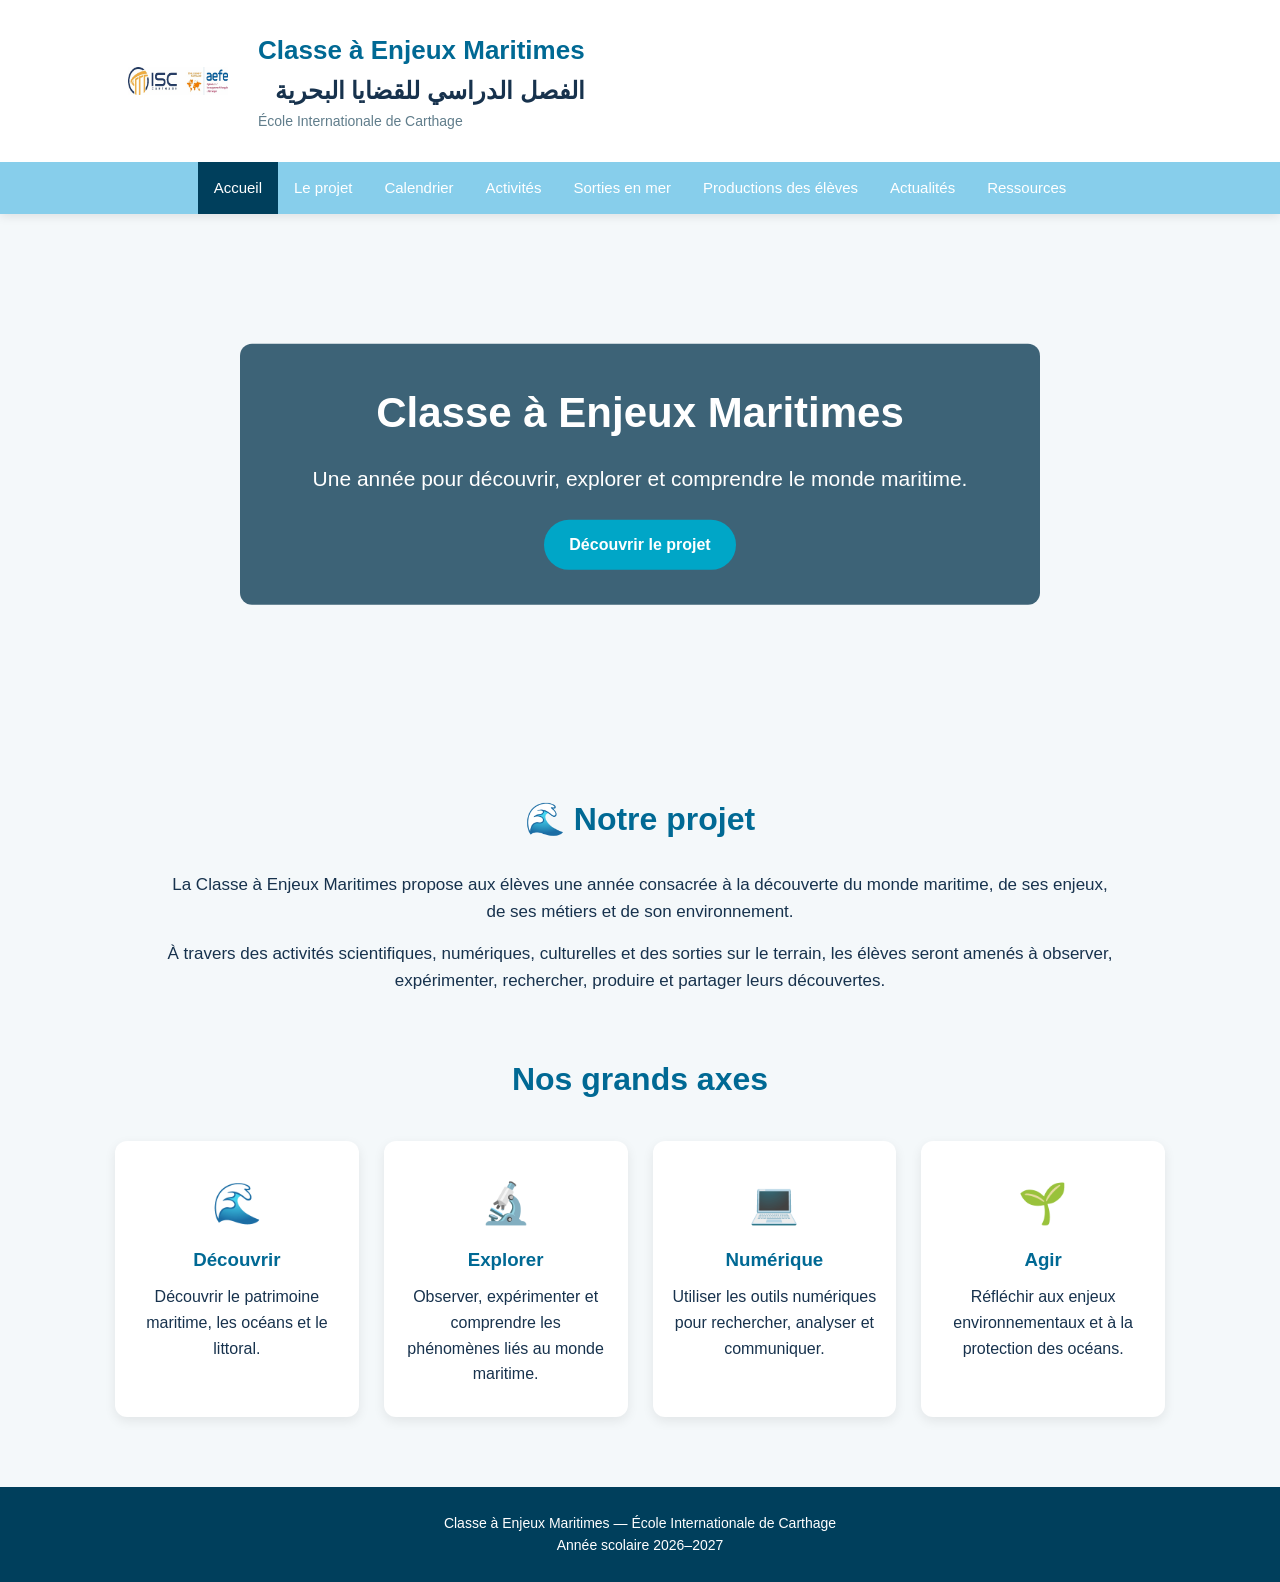
<file: index.html>
<!DOCTYPE html>
<html lang="fr">

<head>
    <meta charset="UTF-8">
    <meta name="viewport" content="width=device-width, initial-scale=1.0">

    <title>Classe à Enjeux Maritimes | ISC</title>

    <link rel="stylesheet" href="css/style.css">
</head>

<body>

    <!-- =========================
         BARRE DE NAVIGATION
    ========================== -->

    <header>

        <div class="logo-titre">

            <!-- Logo de l'école -->
            <img src="images/logo.png" alt="Logo de l'École Internationale de Carthage">

            <div>
                <h1>Classe à Enjeux Maritimes</h1>

                <h2 dir="rtl" lang="ar">
                الفصل الدراسي للقضايا البحرية
                </h2>

                <p>École Internationale de Carthage</p>
            </div>

        </div>


        <nav>

            <a href="index.html" class="active">Accueil</a>

            <a href="projet.html">Le projet</a>

            <a href="calendrier.html">Calendrier</a>

            <a href="activites.html">Activités</a>

            <a href="sorties.html">Sorties en mer</a>

            <a href="productions.html">Productions des élèves</a>

            <a href="actualites.html">Actualités</a>

            <a href="ressources.html">Ressources</a>

        </nav>

    </header>


    <!-- =========================
         PAGE D'ACCUEIL
    ========================== -->

    <main>

        <!-- Grande image d'accueil -->

        <section class="hero">

            

            <div class="hero-texte">

                <h2>Classe à Enjeux Maritimes</h2>

                <p>
                    Une année pour découvrir, explorer et comprendre
                    le monde maritime.
                </p>

                <a href="projet.html" class="bouton">
                    Découvrir le projet
                </a>

            </div>

        </section>


        <!-- Présentation -->

        <section class="presentation">

            <h2>🌊 Notre projet</h2>

            <p>
                La Classe à Enjeux Maritimes propose aux élèves une année
                consacrée à la découverte du monde maritime, de ses enjeux,
                de ses métiers et de son environnement.
            </p>

            <p>
                À travers des activités scientifiques, numériques,
                culturelles et des sorties sur le terrain, les élèves
                seront amenés à observer, expérimenter, rechercher,
                produire et partager leurs découvertes.
            </p>

        </section>


        <!-- Les grands axes -->

        <section class="axes">

            <h2>Nos grands axes</h2>

            <div class="cartes">

                <div class="carte">

                    <div class="icone">🌊</div>

                    <h3>Découvrir</h3>

                    <p>
                        Découvrir le patrimoine maritime,
                        les océans et le littoral.
                    </p>

                </div>


                <div class="carte">

                    <div class="icone">🔬</div>

                    <h3>Explorer</h3>

                    <p>
                        Observer, expérimenter et comprendre
                        les phénomènes liés au monde maritime.
                    </p>

                </div>


                <div class="carte">

                    <div class="icone">💻</div>

                    <h3>Numérique</h3>

                    <p>
                        Utiliser les outils numériques pour
                        rechercher, analyser et communiquer.
                    </p>

                </div>


                <div class="carte">

                    <div class="icone">🌱</div>

                    <h3>Agir</h3>

                    <p>
                        Réfléchir aux enjeux environnementaux
                        et à la protection des océans.
                    </p>

                </div>

            </div>

        </section>

    </main>


    <!-- =========================
         PIED DE PAGE
    ========================== -->

    <footer>

        <p>
            Classe à Enjeux Maritimes — École Internationale de Carthage
        </p>

        <p>
            Année scolaire 2026–2027
        </p>

    </footer>


</body>

</html>
</file>
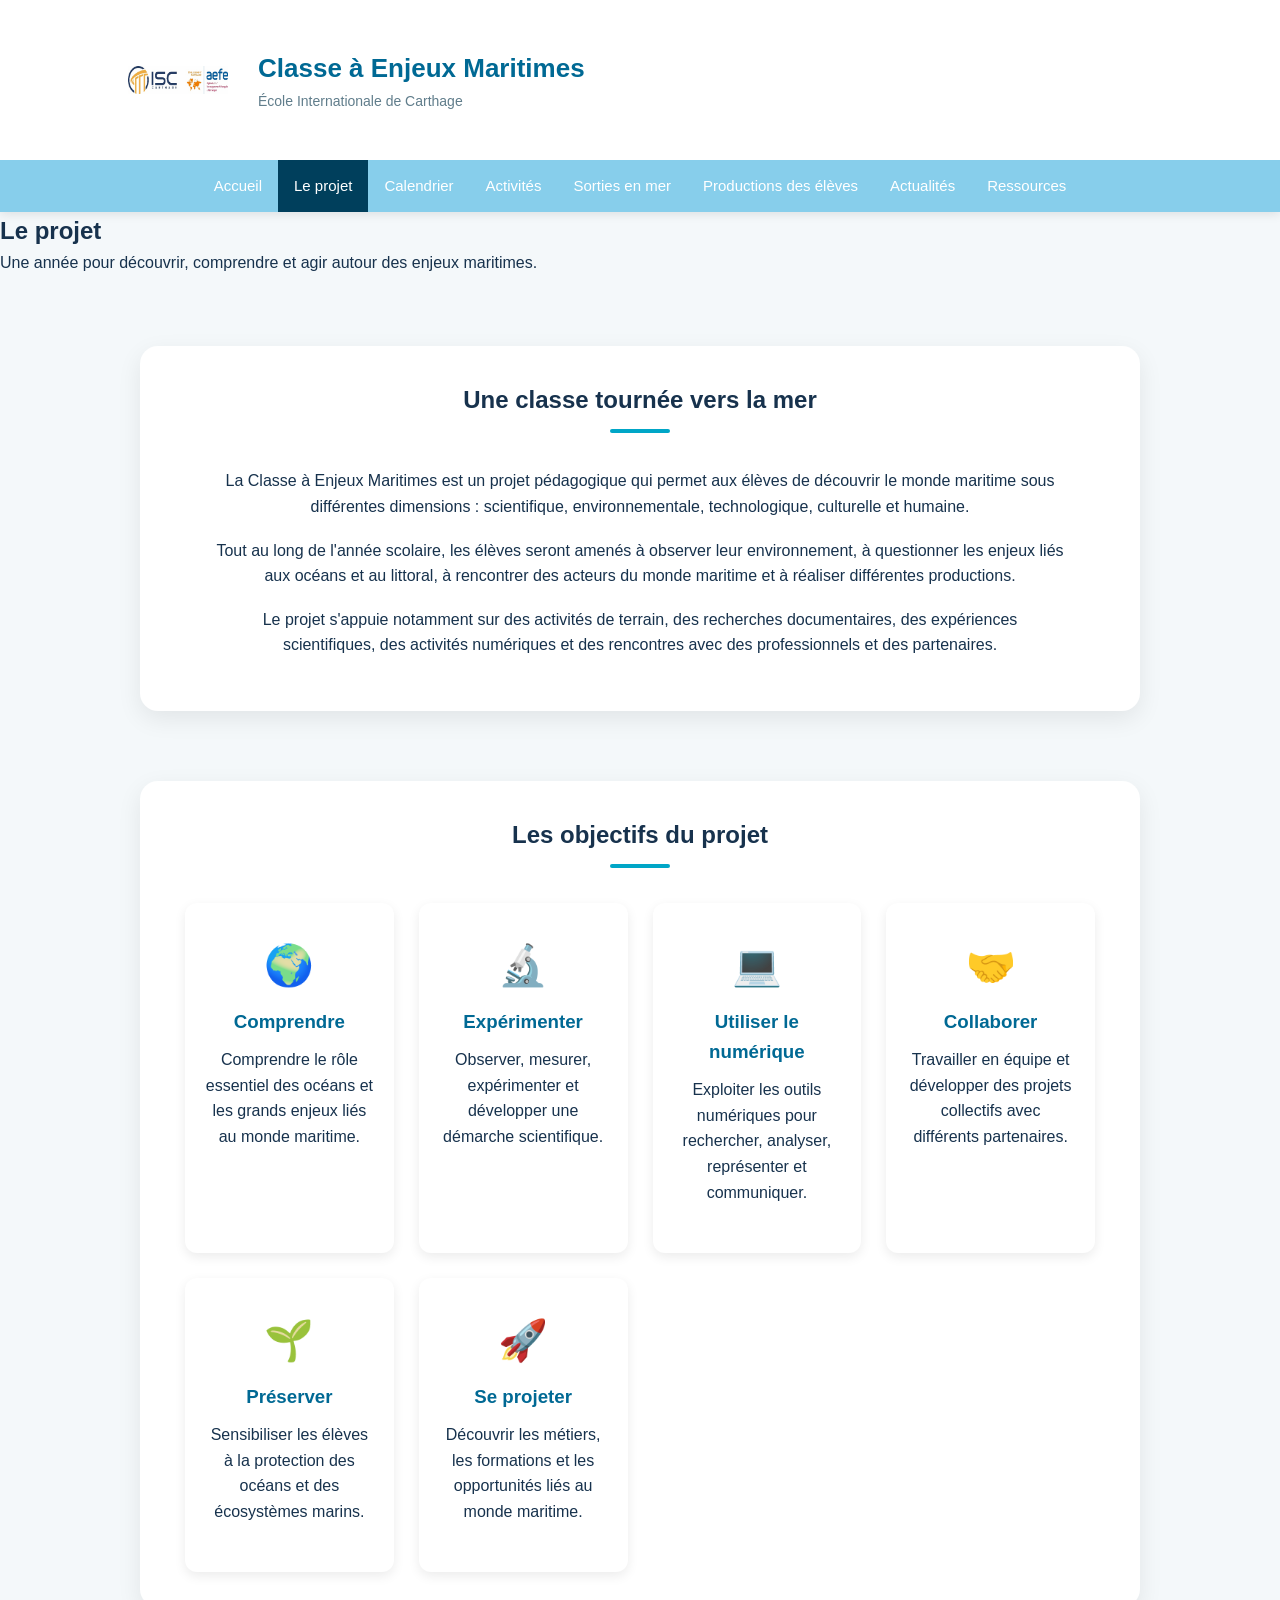
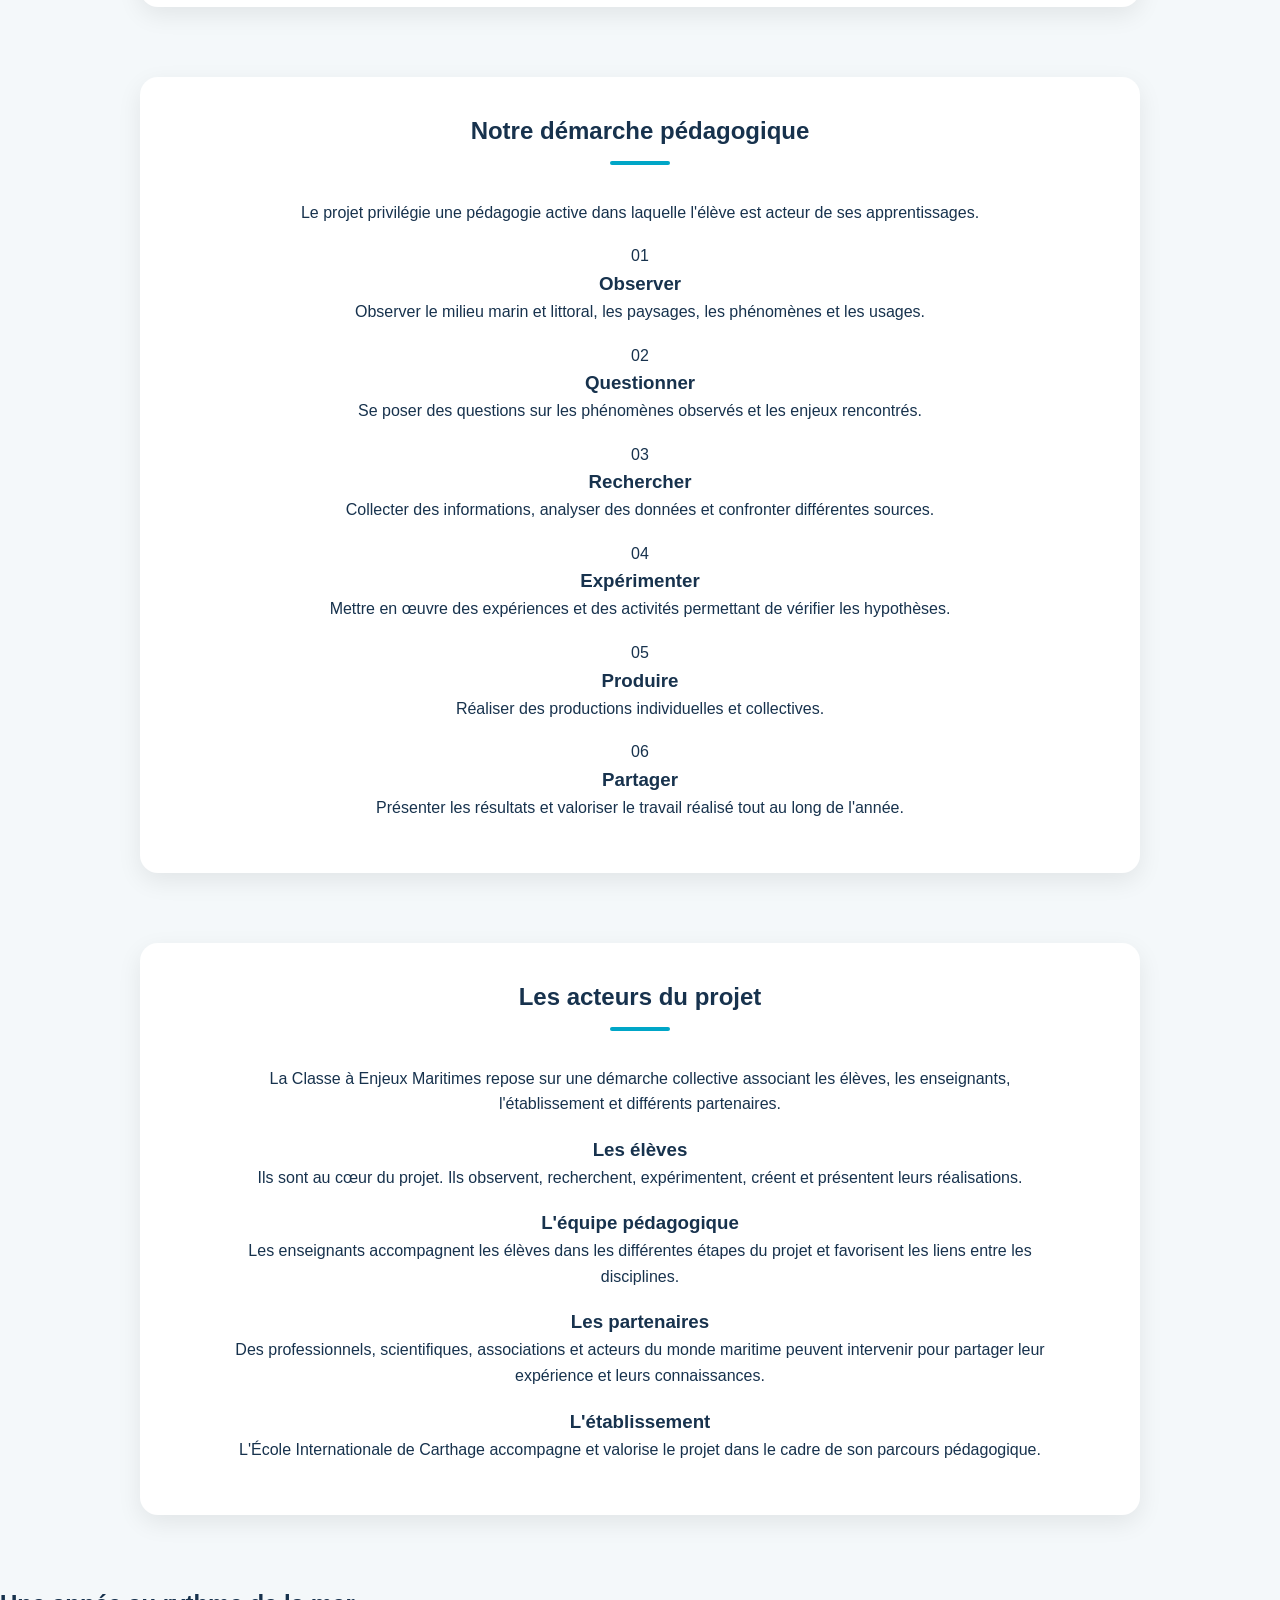
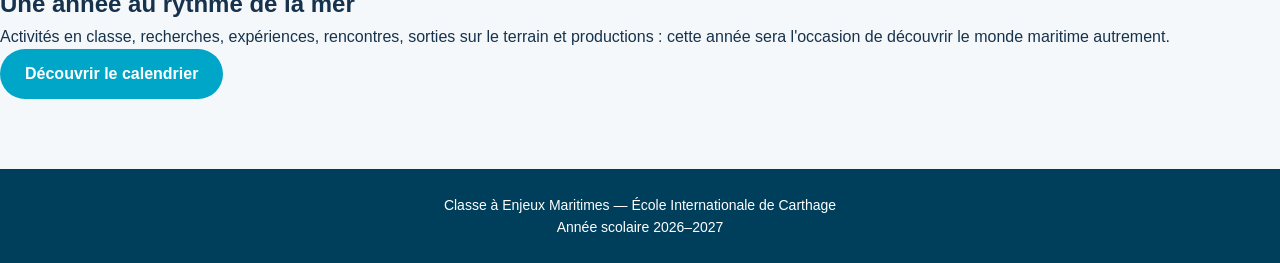
<file: projet.html>
<!DOCTYPE html>
<html lang="fr">

<head>

    <meta charset="UTF-8">

    <meta name="viewport" content="width=device-width, initial-scale=1.0">

    <title>Le projet | Classe à Enjeux Maritimes</title>

    <link rel="stylesheet" href="css/style.css">

</head>


<body>


    <!-- =========================
         EN-TÊTE
    ========================== -->

    <header>

        <div class="logo-titre">

            <img
                src="images/logo.png"
                alt="Logo de l'École Internationale de Carthage"
            >

            <div>

                <h1>Classe à Enjeux Maritimes</h1>

                <p>École Internationale de Carthage</p>

            </div>

        </div>


        <!-- =========================
             NAVIGATION
        ========================== -->

        <nav>

            <a href="index.html">
                Accueil
            </a>

            <a href="projet.html" class="active">
                Le projet
            </a>

            <a href="calendrier.html">
                Calendrier
            </a>

            <a href="activites.html">
                Activités
            </a>

            <a href="sorties.html">
                Sorties en mer
            </a>

            <a href="productions.html">
                Productions des élèves
            </a>

            <a href="actualites.html">
                Actualités
            </a>

            <a href="ressources.html">
                Ressources
            </a>

        </nav>

    </header>



    <!-- =========================
         CONTENU PRINCIPAL
    ========================== -->

    <main>


        <!-- BANNIÈRE -->

        <section >

            <h2> Le projet</h2>

            <p>
                Une année pour découvrir, comprendre et agir
                autour des enjeux maritimes.
            </p>

        </section>



        <!-- PRÉSENTATION -->

        <section class="contenu-section">

            <h2> Une classe tournée vers la mer</h2>

            <p>
                La Classe à Enjeux Maritimes est un projet pédagogique
                qui permet aux élèves de découvrir le monde maritime
                sous différentes dimensions : scientifique, environnementale,
                technologique, culturelle et humaine.
            </p>

            <p>
                Tout au long de l'année scolaire, les élèves seront amenés
                à observer leur environnement, à questionner les enjeux
                liés aux océans et au littoral, à rencontrer des acteurs
                du monde maritime et à réaliser différentes productions.
            </p>

            <p>
                Le projet s'appuie notamment sur des activités de terrain,
                des recherches documentaires, des expériences scientifiques,
                des activités numériques et des rencontres avec des
                professionnels et des partenaires.
            </p>

        </section>



        <!-- OBJECTIFS -->

        <section class="contenu-section">

            <h2> Les objectifs du projet</h2>


            <div class="cartes projet-cartes">


                <div class="carte">

                    <div class="icone">🌍</div>

                    <h3>Comprendre</h3>

                    <p>
                        Comprendre le rôle essentiel des océans
                        et les grands enjeux liés au monde maritime.
                    </p>

                </div>



                <div class="carte">

                    <div class="icone">🔬</div>

                    <h3>Expérimenter</h3>

                    <p>
                        Observer, mesurer, expérimenter et développer
                        une démarche scientifique.
                    </p>

                </div>



                <div class="carte">

                    <div class="icone">💻</div>

                    <h3>Utiliser le numérique</h3>

                    <p>
                        Exploiter les outils numériques pour rechercher,
                        analyser, représenter et communiquer.
                    </p>

                </div>



                <div class="carte">

                    <div class="icone">🤝</div>

                    <h3>Collaborer</h3>

                    <p>
                        Travailler en équipe et développer des projets
                        collectifs avec différents partenaires.
                    </p>

                </div>



                <div class="carte">

                    <div class="icone">🌱</div>

                    <h3>Préserver</h3>

                    <p>
                        Sensibiliser les élèves à la protection
                        des océans et des écosystèmes marins.
                    </p>

                </div>



                <div class="carte">

                    <div class="icone">🚀</div>

                    <h3>Se projeter</h3>

                    <p>
                        Découvrir les métiers, les formations et
                        les opportunités liés au monde maritime.
                    </p>

                </div>

            </div>

        </section>



        <!-- DÉMARCHE -->

        <section class="contenu-section fond-clair">

            <h2> Notre démarche pédagogique</h2>

            <p>
                Le projet privilégie une pédagogie active dans laquelle
                l'élève est acteur de ses apprentissages.
            </p>


            <div class="etapes">


                <div class="etape">

                    <span>01</span>

                    <div>

                        <h3>Observer</h3>

                        <p>
                            Observer le milieu marin et littoral,
                            les paysages, les phénomènes et les usages.
                        </p>

                    </div>

                </div>



                <div class="etape">

                    <span>02</span>

                    <div>

                        <h3>Questionner</h3>

                        <p>
                            Se poser des questions sur les phénomènes
                            observés et les enjeux rencontrés.
                        </p>

                    </div>

                </div>



                <div class="etape">

                    <span>03</span>

                    <div>

                        <h3>Rechercher</h3>

                        <p>
                            Collecter des informations, analyser des
                            données et confronter différentes sources.
                        </p>

                    </div>

                </div>



                <div class="etape">

                    <span>04</span>

                    <div>

                        <h3>Expérimenter</h3>

                        <p>
                            Mettre en œuvre des expériences et des
                            activités permettant de vérifier les hypothèses.
                        </p>

                    </div>

                </div>



                <div class="etape">

                    <span>05</span>

                    <div>

                        <h3>Produire</h3>

                        <p>
                            Réaliser des productions individuelles
                            et collectives.
                        </p>

                    </div>

                </div>



                <div class="etape">

                    <span>06</span>

                    <div>

                        <h3>Partager</h3>

                        <p>
                            Présenter les résultats et valoriser
                            le travail réalisé tout au long de l'année.
                        </p>

                    </div>

                </div>

            </div>

        </section>



        <!-- ACTEURS -->

        <section class="contenu-section">

            <h2> Les acteurs du projet</h2>

            <p>
                La Classe à Enjeux Maritimes repose sur une démarche
                collective associant les élèves, les enseignants,
                l'établissement et différents partenaires.
            </p>


            <div class="acteurs">


                <div>

                    <h3> Les élèves</h3>

                    <p>
                        Ils sont au cœur du projet. Ils observent,
                        recherchent, expérimentent, créent et présentent
                        leurs réalisations.
                    </p>

                </div>



                <div>

                    <h3> L'équipe pédagogique</h3>

                    <p>
                        Les enseignants accompagnent les élèves dans
                        les différentes étapes du projet et favorisent
                        les liens entre les disciplines.
                    </p>

                </div>



                <div>

                    <h3> Les partenaires</h3>

                    <p>
                        Des professionnels, scientifiques, associations
                        et acteurs du monde maritime peuvent intervenir
                        pour partager leur expérience et leurs connaissances.
                    </p>

                </div>



                <div>

                    <h3> L'établissement</h3>

                    <p>
                        L'École Internationale de Carthage accompagne
                        et valorise le projet dans le cadre de son
                        parcours pédagogique.
                    </p>

                </div>

            </div>

        </section>



        <!-- UNE ANNÉE -->

        <section class="appel-action">

            <h2> Une année au rythme de la mer</h2>

            <p>
                Activités en classe, recherches, expériences,
                rencontres, sorties sur le terrain et productions :
                cette année sera l'occasion de découvrir le monde
                maritime autrement.
            </p>

            <a href="calendrier.html" class="bouton">
                Découvrir le calendrier
            </a>

        </section>


    </main>



    <!-- =========================
         PIED DE PAGE
    ========================== -->

    <footer>

        <p>
            Classe à Enjeux Maritimes — École Internationale de Carthage
        </p>

        <p>
            Année scolaire 2026–2027
        </p>

    </footer>


</body>

</html>
</file>
<file: css/style.css>
/* =================================
   STYLE GÉNÉRAL
================================= */

* {
    margin: 0;
    padding: 0;
    box-sizing: border-box;
}

body {
    font-family: Arial, Helvetica, sans-serif;
    background-color: #f4f8fa;
    color: #17324d;
    line-height: 1.6;
}


/* =================================
   BARRE DE NAVIGATION
================================= */

header {
    background-color: #ffffff;
    box-shadow: 0 2px 10px rgba(0, 0, 0, 0.10);
    position: sticky;
    top: 0;
    z-index: 1000;
}


/* Logo + titre */

.logo-titre {
    display: flex;
    align-items: center;
    padding: 30px 10%;
    gap: 30px;
}

.logo-titre img {
    width: 100px;
    height: 100px;
    object-fit: contain;
}

.logo-titre h1 {
    color: #006994;
    font-size: 26px;
}

.logo-titre p {
    color: #607d8b;
    font-size: 14px;
}


/* Menu */

nav {
    display: flex;
    justify-content: center;
    flex-wrap: wrap;
    background-color: #87CEEB;
}

nav a {
    color: white;
    text-decoration: none;
    padding: 14px 16px;
    font-size: 15px;
    transition: 0.3s;
}

nav a:hover {
    background-color: #004d70;
}

nav a.active {
    background-color: #003f5c;
}


/* =================================
   GRANDE IMAGE D'ACCUEIL
================================= */

.hero {
    position: relative;
    height: 520px;
    overflow: hidden;
}

.photo-accueil {
    width: 100%;
    height: 100%;
    object-fit: cover;
    display: block;
}


/* Texte placé sur la photo */

.hero-texte {
    position: absolute;
    top: 50%;
    left: 50%;
    transform: translate(-50%, -50%);

    text-align: center;

    background-color: rgba(0, 50, 75, 0.75);

    color: white;

    padding: 35px 50px;

    border-radius: 12px;

    width: 70%;
    max-width: 800px;
}

.hero-texte h2 {
    font-size: 42px;
    margin-bottom: 15px;
}

.hero-texte p {
    font-size: 21px;
    margin-bottom: 25px;
}


/* Bouton */

.bouton {
    display: inline-block;

    background-color: #00a6c7;

    color: white;

    text-decoration: none;

    padding: 12px 25px;

    border-radius: 25px;

    font-weight: bold;

    transition: 0.3s;
}

.bouton:hover {
    background-color: #007f9b;
}


/* =================================
   PRÉSENTATION
================================= */

.presentation {
    max-width: 1000px;
    margin: 60px auto;
    padding: 0 25px;
    text-align: center;
}

.presentation h2 {
    color: #006994;
    font-size: 32px;
    margin-bottom: 25px;
}

.presentation p {
    margin-bottom: 15px;
    font-size: 17px;
}


/* =================================
   AXES DU PROJET
================================= */

.axes {
    max-width: 1100px;
    margin: 60px auto;
    padding: 0 25px;
}

.axes h2 {
    text-align: center;
    color: #006994;
    font-size: 32px;
    margin-bottom: 35px;
}


/* Conteneur des cartes */

.cartes {
    display: grid;

    grid-template-columns: repeat(4, 1fr);

    gap: 25px;
}


/* Une carte */

.carte {
    background-color: white;

    padding: 30px 20px;

    text-align: center;

    border-radius: 12px;

    box-shadow: 0 4px 12px rgba(0, 0, 0, 0.08);

    transition: 0.3s;
}

.carte:hover {
    transform: translateY(-5px);
}

.carte .icone {
    font-size: 40px;
    margin-bottom: 10px;
}

.carte h3 {
    color: #006994;
    margin-bottom: 10px;
}


/* =================================
   PIED DE PAGE
================================= */

footer {
    margin-top: 70px;

    background-color: #003f5c;

    color: white;

    text-align: center;

    padding: 25px;

    font-size: 14px;
}


/* =================================
   VERSION TABLETTE / MOBILE
================================= */

@media screen and (max-width: 900px) {

    .cartes {
        grid-template-columns: repeat(2, 1fr);
    }

}


@media screen and (max-width: 600px) {

    .logo-titre h1 {
        font-size: 20px;
    }

    .logo-titre img {
        width: 55px;
        height: 55px;
    }

    nav a {
        padding: 10px;
        font-size: 13px;
    }

    .hero {
        height: 400px;
    }

    .hero-texte {
        width: 90%;
        padding: 25px 15px;
    }

    .hero-texte h2 {
        font-size: 28px;
    }

    .hero-texte p {
        font-size: 17px;
    }

    .cartes {
        grid-template-columns: 1fr;
    }

}
/* =================================
   CENTRAGE DU CONTENU
================================= */

.contenu-section {
    max-width: 1000px;
    margin: 70px auto;
    padding: 35px 45px;

    background-color: white;

    border-radius: 18px;

    box-shadow: 0 8px 25px rgba(0, 0, 0, 0.08);

    text-align: center;
}


/* Les paragraphes */

.contenu-section p {
    max-width: 850px;
    margin: 0 auto 18px;
}


/* =================================
   EFFET AU SURVOL DES CARTES
================================= */

.carte {
    transition:
        transform 0.3s ease,
        box-shadow 0.3s ease;

    cursor: pointer;
}

.carte:hover {
    transform: translateY(-10px) scale(1.02);

    box-shadow:
        0 15px 30px rgba(0, 80, 120, 0.18);
}


/* =================================
   EFFET SUR LES ÉTAPES
================================= */

.etape {
    transition:
        transform 0.3s ease,
        box-shadow 0.3s ease;
}

.etape:hover {
    transform: translateX(8px);

    box-shadow:
        0 10px 25px rgba(0, 80, 120, 0.15);
}


/* =================================
   TITRES
================================= */

.contenu-section h2 {
    position: relative;

    display: inline-block;

    margin-bottom: 35px;
}


/* Petite ligne sous les titres */

.contenu-section h2::after {
    content: "";

    display: block;

    width: 60px;
    height: 4px;

    background-color: #00a6c7;

    margin: 10px auto 0;

    border-radius: 5px;
}
</file>
